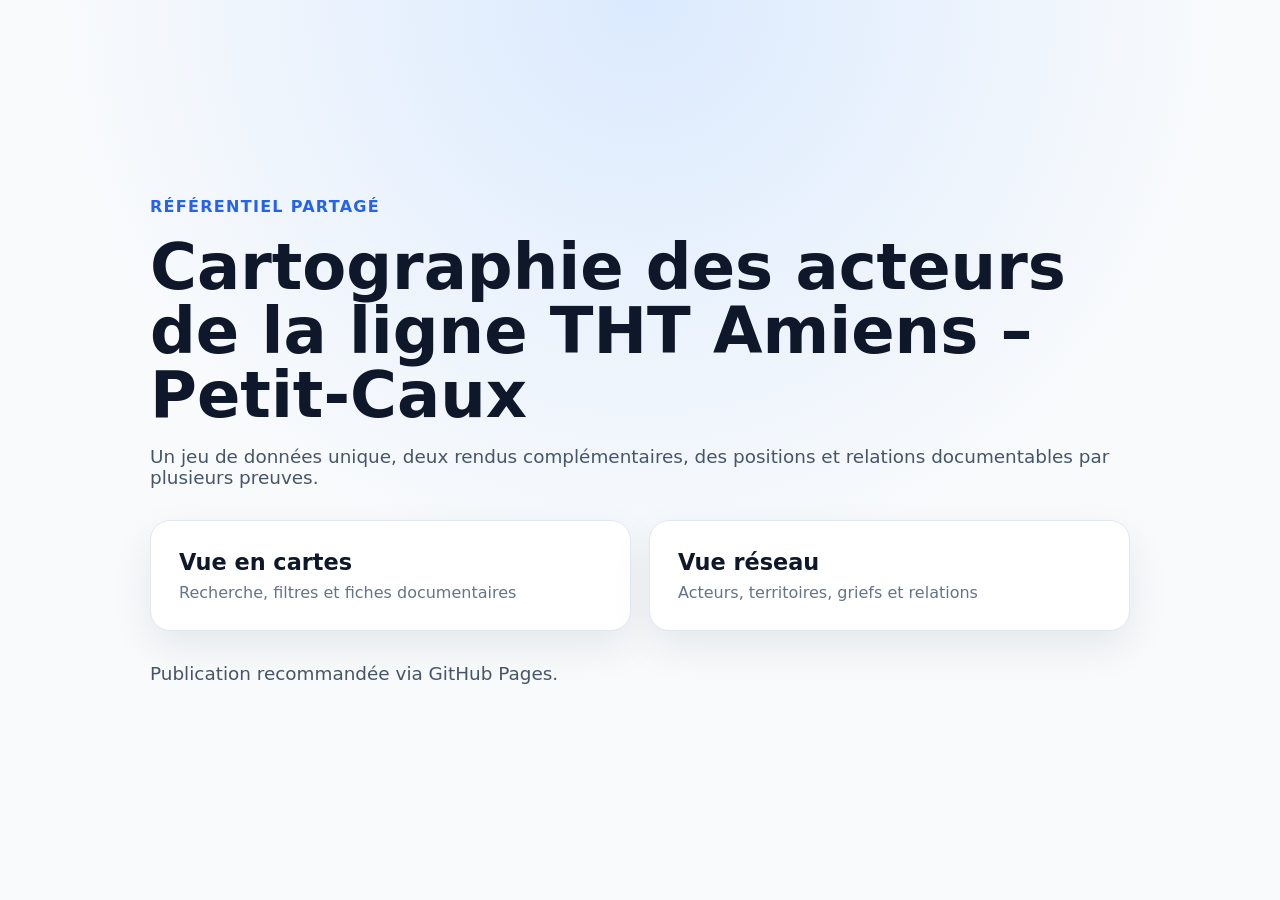
<file: index.html>
<!doctype html><html lang="fr"><head><meta charset="utf-8"><meta name="viewport" content="width=device-width,initial-scale=1"><title>Amiens – Petit-Caux</title><link rel="stylesheet" href="assets/css/common.css"></head><body><main class="landing"><div class="hero"><span class="eyebrow">Référentiel partagé</span><h1>Cartographie des acteurs de la ligne THT Amiens – Petit-Caux</h1><p>Un jeu de données unique, deux rendus complémentaires, des positions et relations documentables par plusieurs preuves.</p><div class="choices"><a class="choice" href="apps/cards/"><strong>Vue en cartes</strong><span>Recherche, filtres et fiches documentaires</span></a><a class="choice" href="apps/network/"><strong>Vue réseau</strong><span>Acteurs, territoires, griefs et relations</span></a></div><p class="notice">Publication recommandée via GitHub Pages.</p></div></main></body></html>
</file>
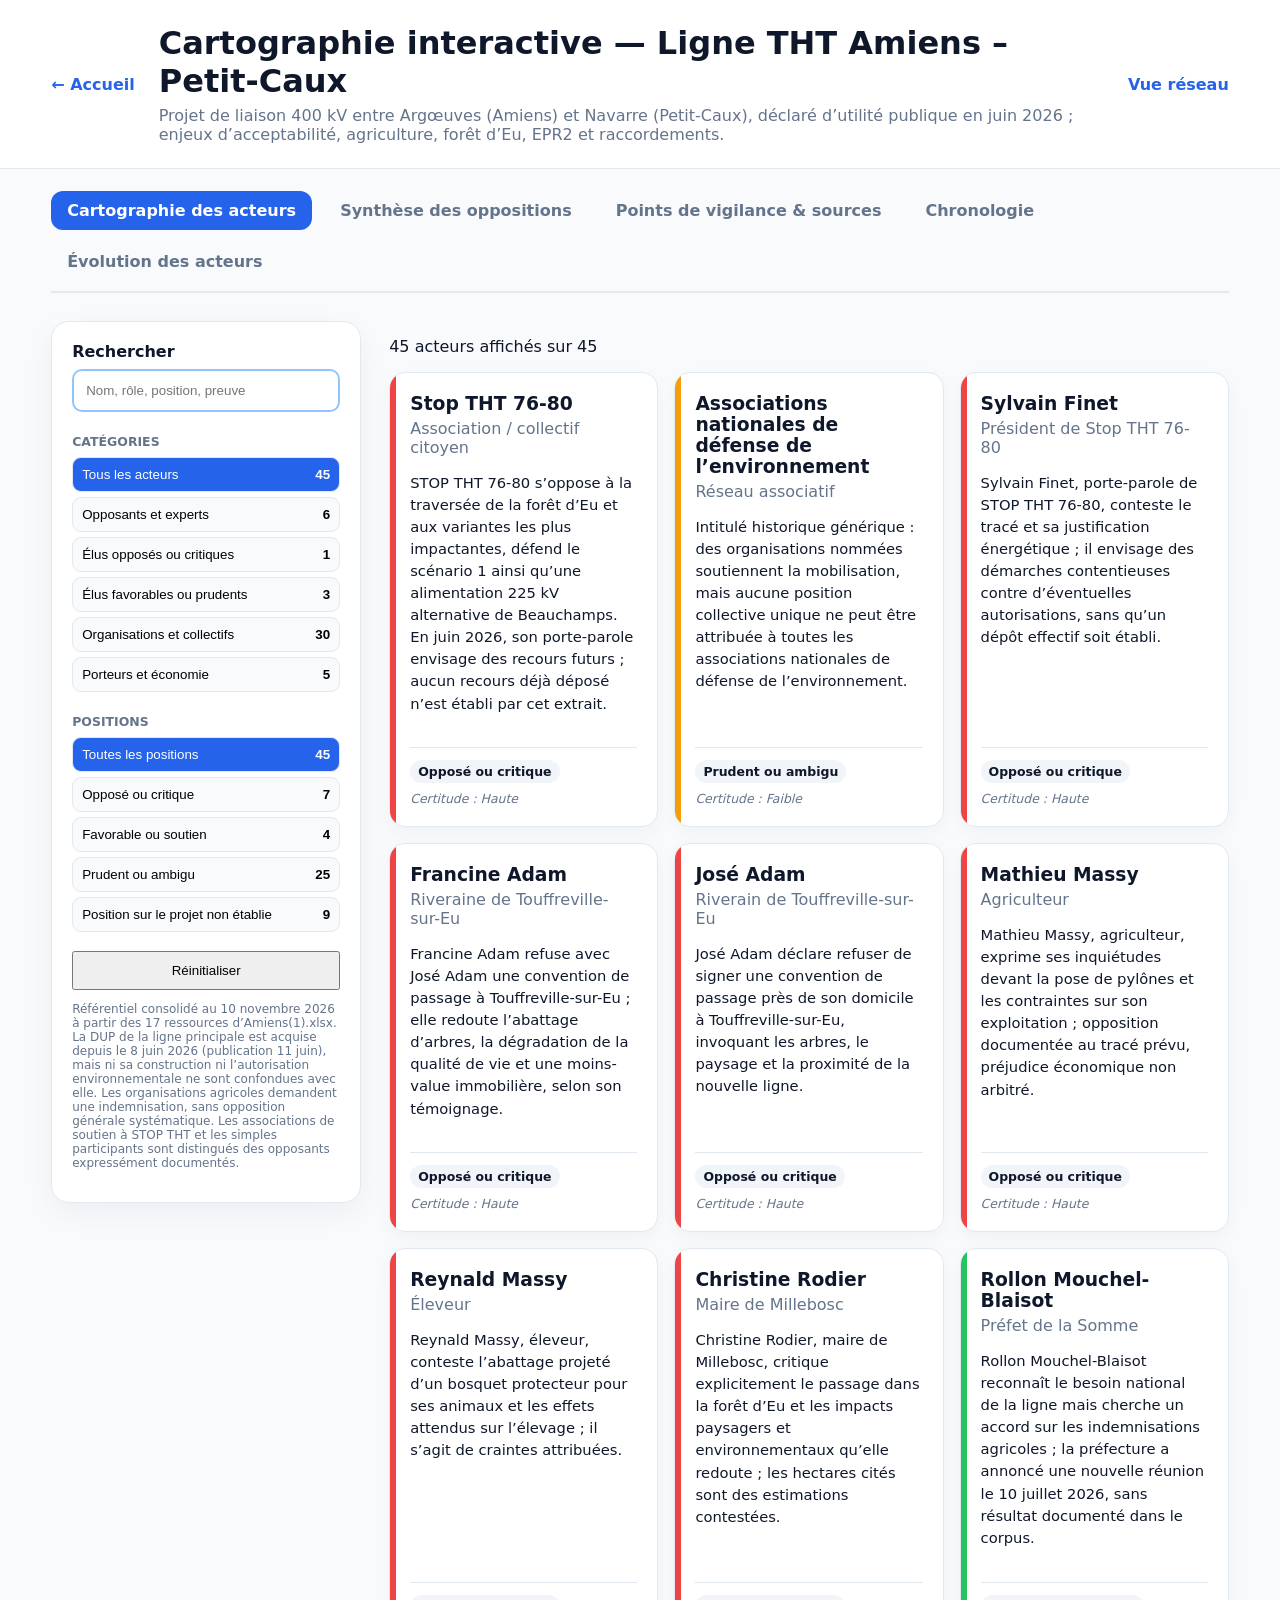
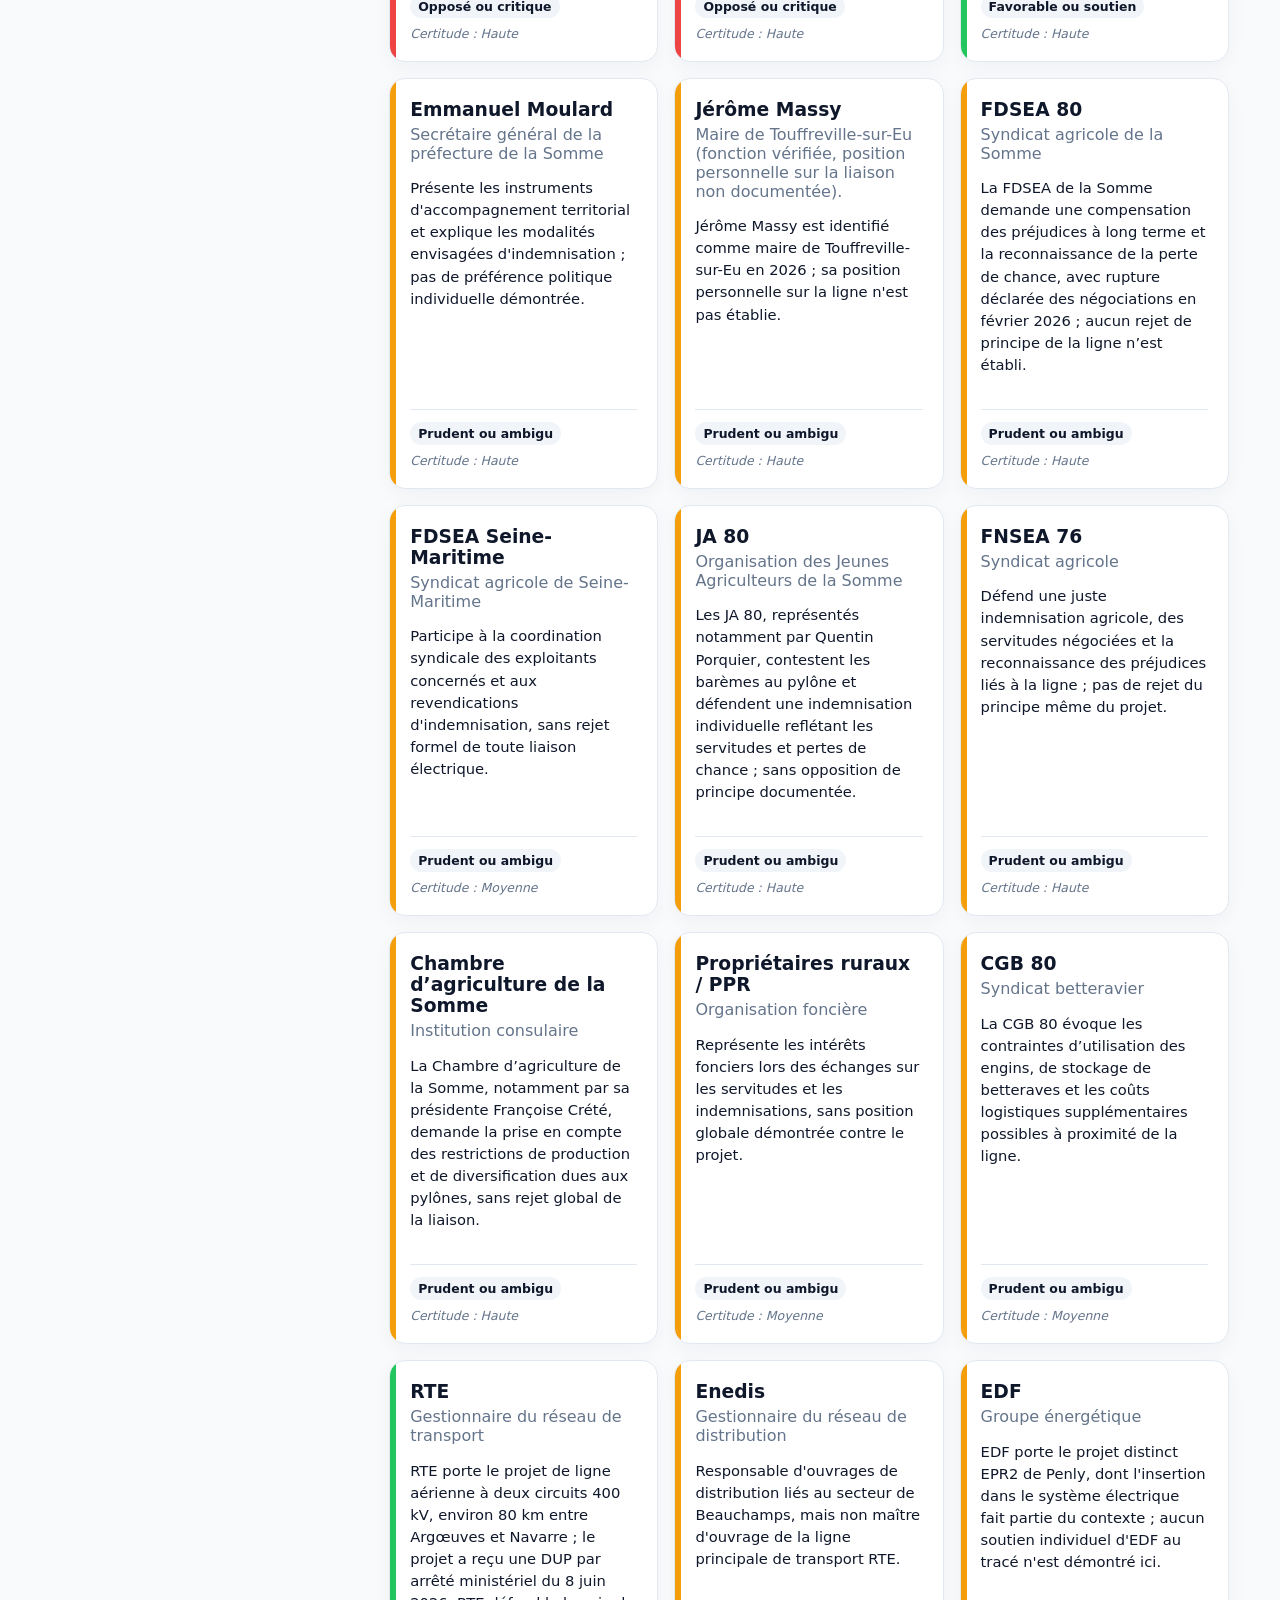
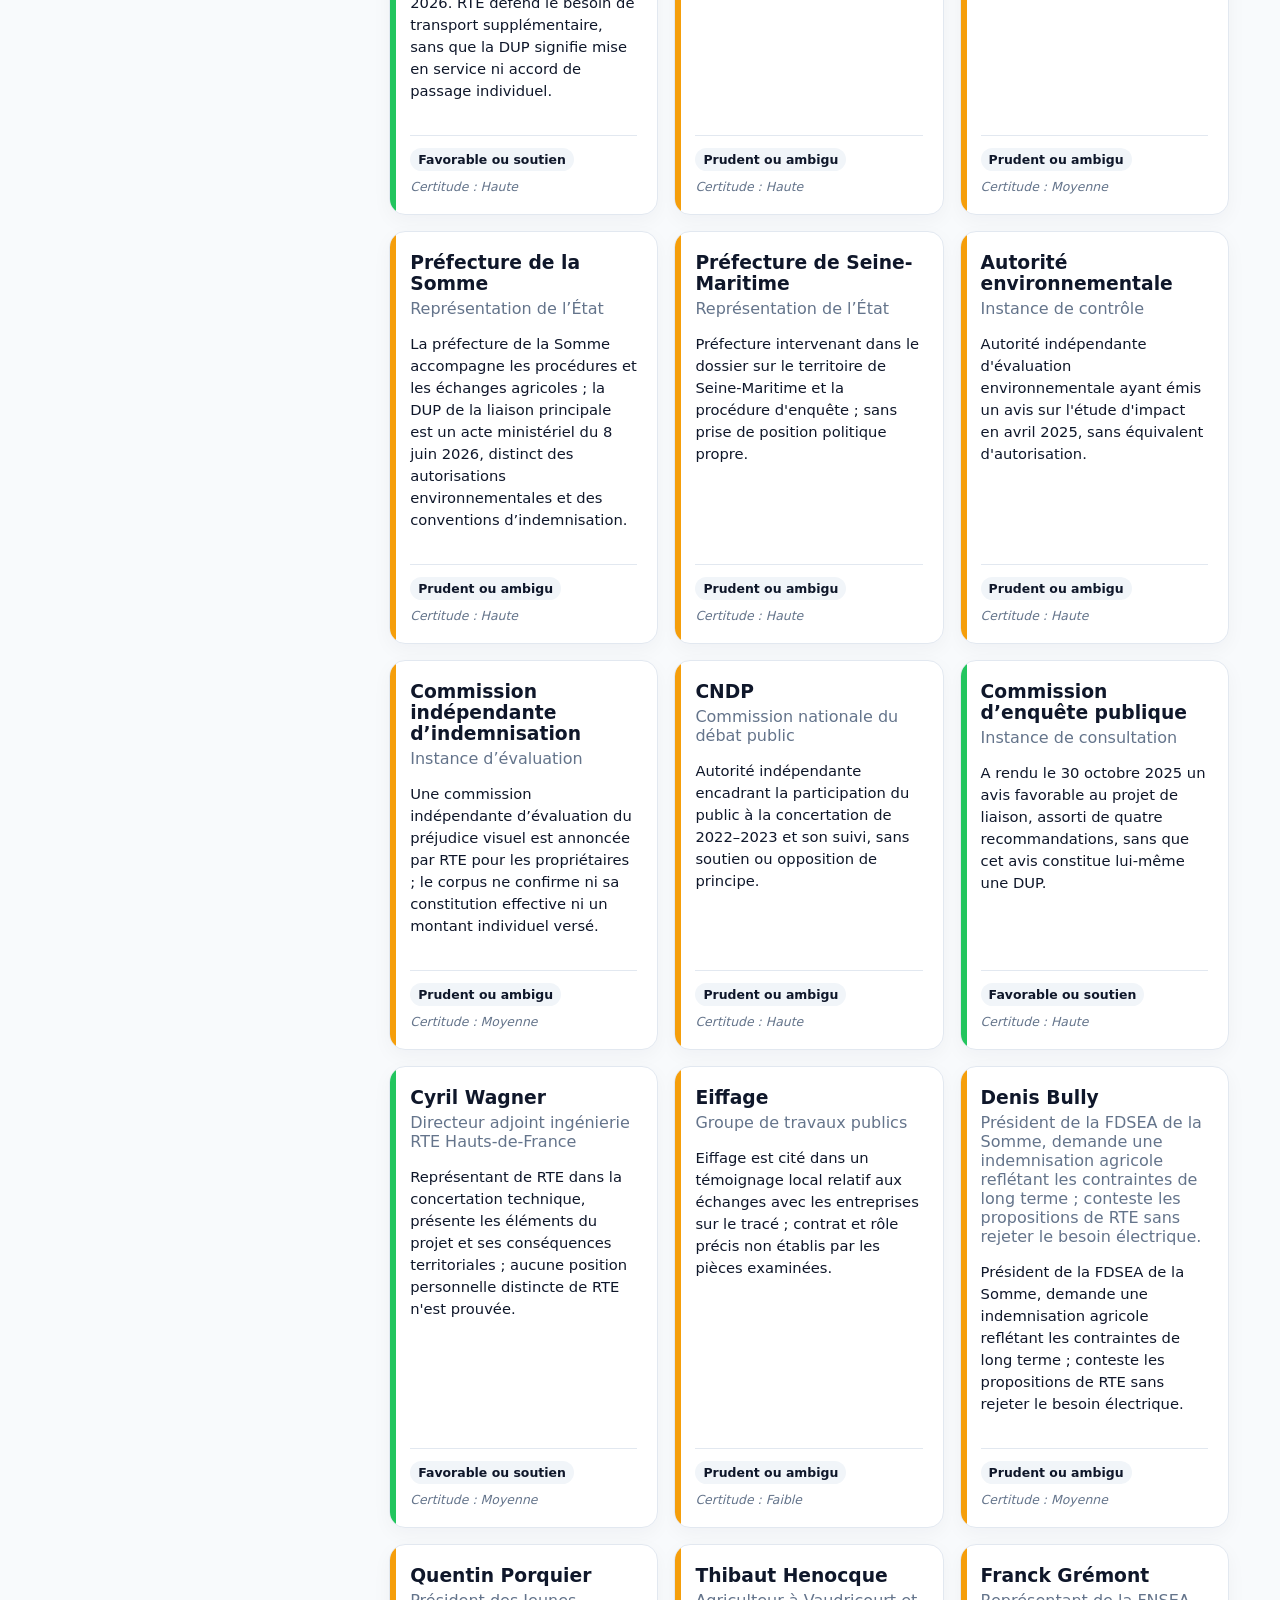
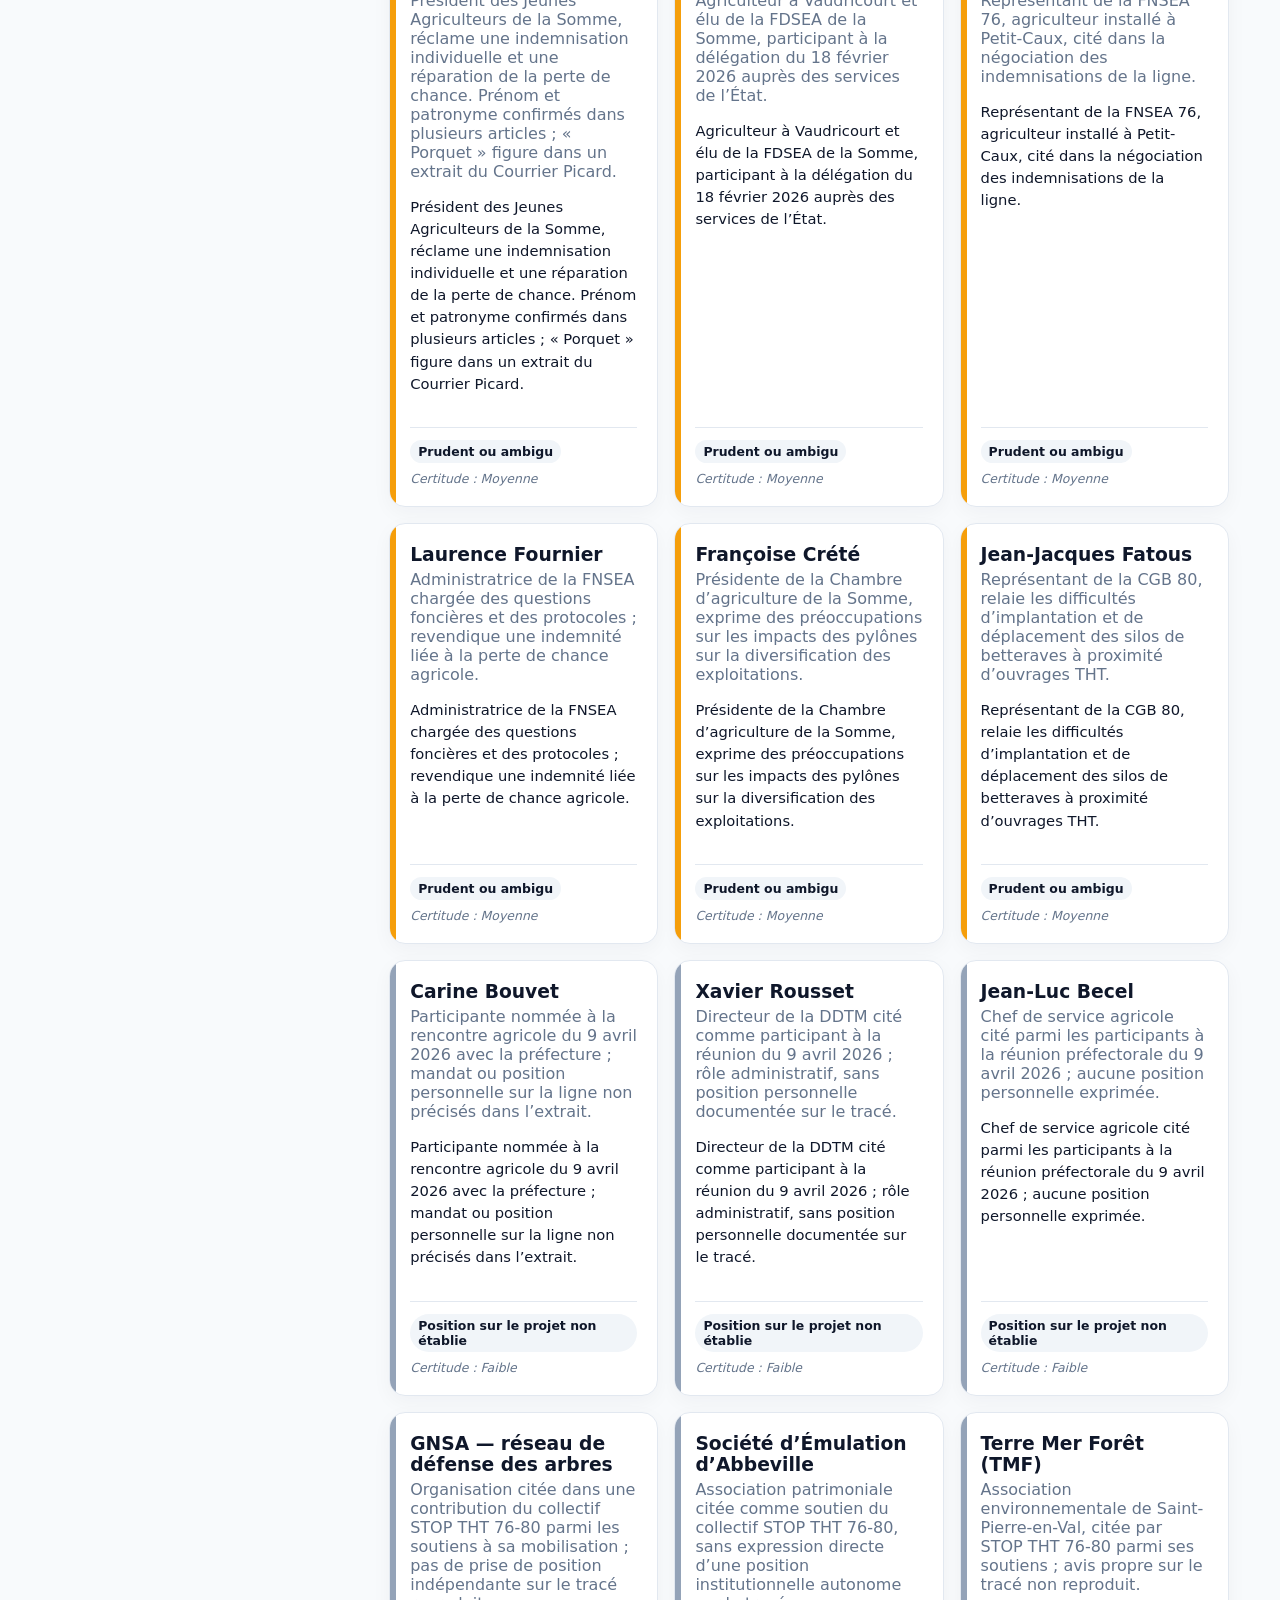
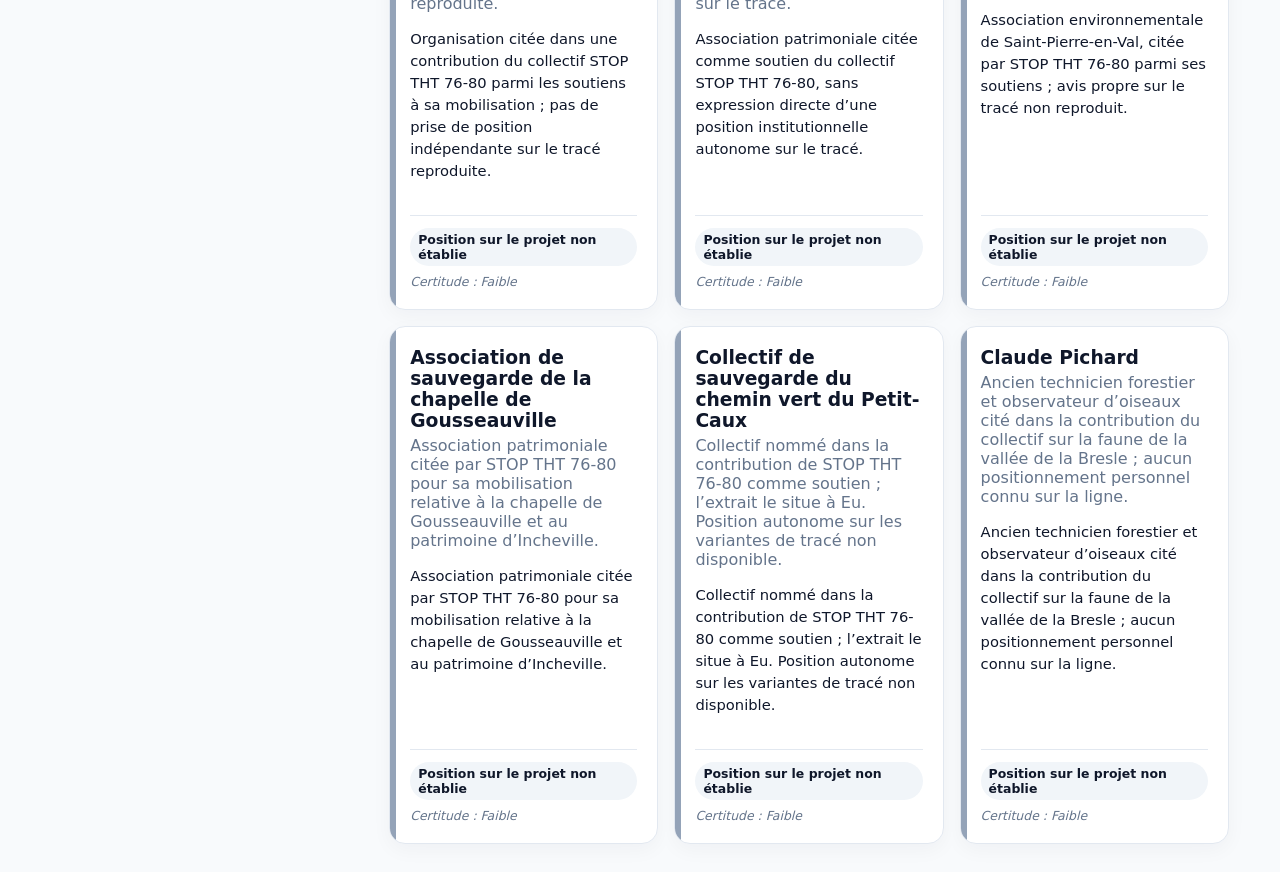
<file: apps/cards/index.html>
<!doctype html><html lang="fr"><head><meta charset="utf-8"><meta name="viewport" content="width=device-width,initial-scale=1"><title>Vue en cartes — Amiens – Petit-Caux</title><link rel="stylesheet" href="../../assets/css/cards.css?v=amiens-20261110"><link rel="stylesheet" href="../../assets/css/evolution.css?v=amiens-20261110"></head><body>
<header><a href="../../">← Accueil</a><div><h1 id="title"></h1><p id="subtitle"></p></div><a class="switch" href="../network/">Vue réseau</a></header>
<nav class="tabs" aria-label="Navigation de la cartographie"><button class="tab active" data-tab="carto" aria-selected="true">Cartographie des acteurs</button><button class="tab" data-tab="griefs" aria-selected="false">Synthèse des oppositions</button><button class="tab" data-tab="watch" aria-selected="false">Points de vigilance &amp; sources</button><button class="tab" data-tab="timeline" aria-selected="false">Chronologie</button><button class="tab" data-tab="evolution" aria-selected="false">Évolution des acteurs</button></nav>
<section class="tab-pane active" id="tab-carto"><main class="layout"><aside><label>Rechercher<input id="search" type="search" placeholder="Nom, rôle, position, preuve"></label><section><h2>Catégories</h2><div id="categories"></div></section><section><h2>Positions</h2><div id="stances"></div></section><button id="reset">Réinitialiser</button><p class="data-notice" id="notice"></p></aside><section><p id="count"></p><div id="grid" class="grid"></div></section></main></section>
<section class="tab-pane" id="tab-griefs"><main class="summary-wrap"><article id="opposition-intro" class="listCard"></article><div id="griefGrid" class="griefGrid"></div></main></section>
<section class="tab-pane" id="tab-watch"><main class="summary-wrap"><article class="listCard"><h2>🔍 Points de vigilance majeurs</h2><ul id="vigilance"></ul></article><article class="listCard"><h2>📰 Médias et sources répertoriés</h2><ul id="sources"></ul></article></main></section>
<section class="tab-pane" id="tab-timeline"><main class="summary-wrap"><div class="chrono-header"><h2>Chronologie — ligne THT Amiens–Petit-Caux</h2><p>Faits, prises de position et échéances à confirmer, avec leurs sources.</p></div><div class="griefGrid" id="timelineGrid"></div><article class="listCard"><h2>Repères techniques et état d'avancement</h2><div id="factGrid" class="griefGrid"></div></article></main></section>
<section class="tab-pane" id="tab-evolution"><main class="summary-wrap"><div id="evolution-root"></div></main></section>
<dialog id="dialog"><button class="close" aria-label="Fermer">×</button><div id="detail"></div></dialog><script type="module" src="../../assets/js/cards.js?v=amiens-20261110b"></script></body></html>
</file>
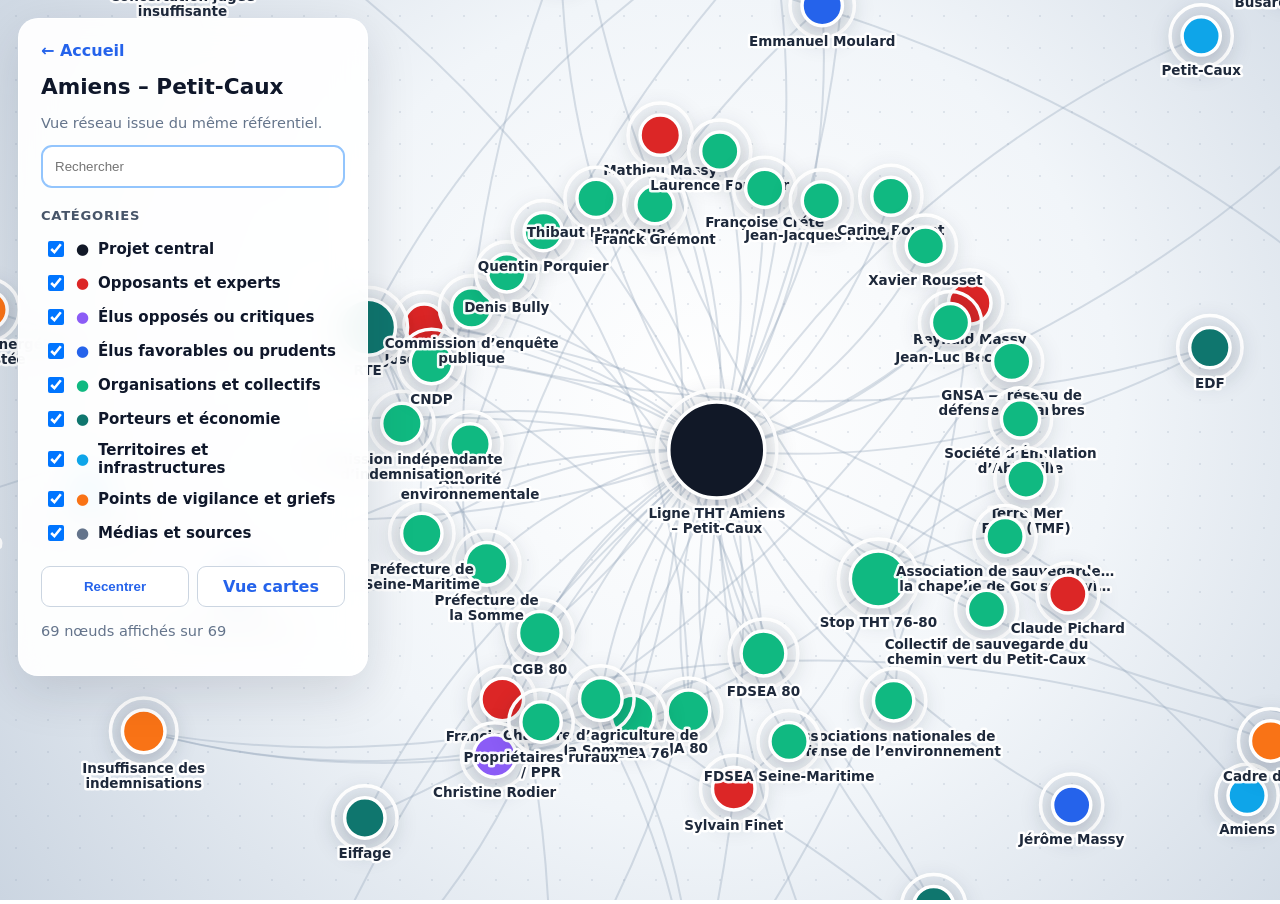
<file: apps/network/index.html>
<!doctype html><html lang="fr"><head><meta charset="utf-8"><meta name="viewport" content="width=device-width,initial-scale=1"><title>Vue réseau — Amiens – Petit-Caux</title><link rel="stylesheet" href="../../assets/css/network.css"></head><body><div id="app"><svg id="svg"></svg><aside class="left"><a href="../../">← Accueil</a><h1>Amiens – Petit-Caux</h1><p>Vue réseau issue du même référentiel.</p><input id="search" type="search" placeholder="Rechercher"><h2>Catégories</h2><div id="filters"></div><div class="buttons"><button id="center">Recentrer</button><a href="../cards/">Vue cartes</a></div><p id="count"></p></aside><aside id="panel" class="right"><button id="close">×</button><div id="details"></div></aside><div id="tip"></div></div><script type="module" src="../../assets/js/network.js"></script></body></html>
</file>
<file: assets/css/common.css>
*{box-sizing:border-box}body{margin:0;font-family:Inter,system-ui,-apple-system,"Segoe UI",sans-serif;background:#f8fafc;color:#0f172a}a{color:inherit}.landing{min-height:100vh;display:grid;place-items:center;padding:32px;background:radial-gradient(circle at top,#dbeafe,#f8fafc 52%)}.hero{max-width:980px}.eyebrow{color:#2563eb;font-weight:800;text-transform:uppercase;letter-spacing:.08em}.hero h1{font-size:clamp(2.2rem,5vw,4.6rem);line-height:1;margin:.3em 0}.hero p{font-size:1.15rem;color:#475569}.choices{display:grid;grid-template-columns:repeat(2,minmax(0,1fr));gap:18px;margin:32px 0}.choice{display:flex;flex-direction:column;gap:8px;text-decoration:none;background:white;padding:28px;border-radius:20px;border:1px solid #e2e8f0;box-shadow:0 16px 40px rgba(15,23,42,.08);transition:.2s}.choice:hover{transform:translateY(-4px);border-color:#60a5fa}.choice strong{font-size:1.4rem}.choice span,.notice{color:#64748b}@media(max-width:700px){.choices{grid-template-columns:1fr}}
</file>
<file: assets/css/cards.css>
:root{--blue:#2563eb;--border:#e2e8f0}*{box-sizing:border-box}body{margin:0;font-family:Inter,system-ui,sans-serif;background:#f8fafc;color:#0f172a}header{display:flex;align-items:center;gap:24px;padding:24px 4vw;background:white;border-bottom:1px solid var(--border)}header div{flex:1}header h1{margin:0 0 6px}header p{margin:0;color:#64748b}.switch,header>a{color:var(--blue);font-weight:700;text-decoration:none}.layout{display:grid;grid-template-columns:310px 1fr;gap:28px;padding:28px 4vw}aside{position:sticky;top:18px;align-self:start;background:white;border:1px solid var(--border);border-radius:18px;padding:20px;box-shadow:0 10px 30px #0f172a0d}label{font-weight:800}input{width:100%;margin-top:8px;padding:12px;border:2px solid #93c5fd;border-radius:10px}aside h2{font-size:.78rem;text-transform:uppercase;color:#64748b;margin:22px 0 8px}.filter{width:100%;display:flex;justify-content:space-between;margin:5px 0;padding:9px;border:1px solid var(--border);background:#f8fafc;border-radius:9px;cursor:pointer}.filter.active{background:var(--blue);color:white}#reset{width:100%;padding:10px;margin-top:14px}.data-notice{font-size:.75rem;color:#64748b}.grid{display:grid;grid-template-columns:repeat(auto-fill,minmax(245px,1fr));gap:16px}.card{position:relative;display:flex;flex-direction:column;background:white;border:1px solid var(--border);border-radius:16px;padding:20px;min-height:260px;box-shadow:0 6px 20px #0f172a0a;cursor:pointer;overflow:hidden;transition:transform .2s,box-shadow .2s}.card:before{content:"";position:absolute;inset:0 auto 0 0;width:6px;background:var(--stance)}.card:hover{transform:translateY(-3px);box-shadow:0 12px 30px #0f172a14}.card h3{margin:0 0 5px}.role,.muted{color:#64748b}.position{font-size:.92rem;line-height:1.5;flex:1}.footer{display:flex;flex-direction:column;align-items:flex-start;gap:8px;margin-top:18px;padding-top:12px;border-top:1px solid var(--border);font-size:.78rem}.badge{display:inline-flex;padding:4px 8px;border-radius:999px;background:#f1f5f9;font-weight:800}.footer span:last-child{display:block;color:#64748b;font-style:italic}dialog{width:min(760px,calc(100% - 28px));border:0;border-radius:20px;padding:28px;box-shadow:0 30px 80px #0f172a55}dialog::backdrop{background:#0f172a99}.close{float:right;border:0;background:#e2e8f0;border-radius:50%;width:34px;height:34px}.proof{padding:12px;margin:10px 0;background:#f8fafc;border-left:4px solid var(--blue);border-radius:8px}.relation{padding:12px;border:1px solid var(--border);border-radius:10px;margin:8px 0}.relation button{border:0;background:none;color:var(--blue);font-weight:800;cursor:pointer}@media(max-width:850px){.layout{grid-template-columns:1fr}aside{position:static}header{align-items:flex-start;flex-wrap:wrap}}
/* Extension strictement limitée aux deux onglets de synthèse. */
.tabs{display:flex;gap:12px;flex-wrap:wrap;margin:22px 4vw 0;padding-bottom:10px;border-bottom:2px solid var(--border)}
.tab{font:inherit;font-weight:650;border:0;border-radius:12px;background:transparent;color:#64748b;padding:10px 16px;cursor:pointer}
.tab:hover{background:#e2e8f0;color:#0f172a}.tab.active{background:#2563eb;color:white}.tab-pane{display:none}.tab-pane.active{display:block}
.summary-wrap{padding:28px 4vw;max-width:1560px;margin:auto}.griefGrid{display:grid;grid-template-columns:repeat(auto-fill,minmax(365px,1fr));gap:20px}
.griefCard,.listCard{border:1px solid var(--border);border-radius:16px;padding:24px;background:white;box-shadow:0 6px 20px #0f172a0a;line-height:1.55}.griefCard h2,.listCard h2{font-size:1.15rem;margin:0 0 12px}.griefCard p{margin:0}.listCard{margin-bottom:20px}.listCard li{margin-bottom:12px}
@media(max-width:700px){.griefGrid{grid-template-columns:1fr}.tabs{gap:6px}.tab{flex:1 1 100%;text-align:left}}
/* Adaptations légères aux preuves documentaires et à la chronologie, sans changement de charte. */
.proof a,.griefCard a,.listCard a{color:var(--blue);text-decoration:underline;text-underline-offset:2px}.proof p{line-height:1.55;margin:8px 0}.proof-kind{font-size:.72rem;font-weight:800;color:#64748b}.proof-foot{display:flex;justify-content:space-between;gap:8px;flex-wrap:wrap;font-size:.8rem}.proof small{display:block;font-size:.75rem;color:#64748b;margin-top:6px}.source-citations{font-size:.77rem;margin-top:13px;padding-top:8px;border-top:1px solid var(--border)}#factGrid{margin-top:13px}#tab-timeline .listCard{margin-top:22px}.chrono-date{font-size:.78rem;font-weight:800;color:#2563eb;letter-spacing:.04em}.chrono-forecast .chrono-date{color:#b45309}

/* Poulainville — synthèse sourcée, chronologie et preuve dépliable */
#opposition-intro{margin-bottom:20px}
.synth-qualification{font-size:.88rem;color:#475569;line-height:1.45;margin-top:12px!important}
.synth-proofs{margin-top:12px;border:1px solid #cbd5e1;border-radius:10px;padding:10px 12px}
.synth-proofs summary{cursor:pointer;font-weight:700;font-size:.85rem;color:#334155}
.synth-proof{padding:10px 0;border-top:1px solid #e2e8f0;margin-top:8px;font-size:.86rem;color:#475569}
.synth-proof p{margin:0 0 8px}.synth-proof a{color:#2563eb;text-decoration:underline}
.chrono-header{margin-bottom:18px}.chrono-header h2{font-size:1.5rem;margin:0 0 5px}.chrono-header p{color:#64748b;margin:0}
</file>
<file: assets/css/evolution.css>
/* Styles isolés de l'onglet Évolution */
.evolution-app { display: grid; gap: 22px; }
.evolution-top { display: flex; align-items: center; justify-content: space-between; gap: 20px; flex-wrap: wrap; }
.evolution-top h2 { margin: 0 0 4px; font-size: 1.55rem; }
.evolution-top p { margin: 0; color: var(--muted, #64748b); }
.evolution-modes { display: flex; gap: 5px; padding: 5px; border-radius: 12px; background: #e2e8f0; }
.evolution-modes button { border: 0; padding: 10px 16px; border-radius: 9px; cursor: pointer; background: transparent; color: #475569; font-weight: 700; }
.evolution-modes button.is-active { background: #fff; color: #1d4ed8; box-shadow: 0 2px 5px #0f172a16; }
.evolution-metrics { display: grid; grid-template-columns: repeat(3, minmax(0, 1fr)); gap: 12px; }
.evolution-metric, .evolution-panel { background: #fff; border: 1px solid var(--border, #e2e8f0); border-radius: 12px; box-shadow: var(--shadow, 0 3px 8px #0f172a0a); }
.evolution-metric { padding: 18px; display: grid; gap: 5px; }
.evolution-metric span { font-size: .85rem; color: var(--muted, #64748b); }
.evolution-metric strong { font-size: 2rem; font-variant-numeric: tabular-nums; }
.evolution-panel { padding: 24px; min-width: 0; }
.evolution-section-title { display: flex; justify-content: space-between; align-items: center; gap: 18px; flex-wrap: wrap; margin-bottom: 18px; }
.evolution-section-title h3 { margin: 0; font-size: 1.1rem; }
.evolution-section-title label { display: flex; align-items: center; gap: 8px; color: #475569; font-size: .85rem; font-weight: 600; }
.evolution-section-title select, .evolution-section-title input { padding: 9px 12px; border: 1px solid #cbd5e1; border-radius: 9px; background: #fff; color: #0f172a; font: inherit; min-width: 160px; }
.evolution-chart { width: 100%; overflow-x: auto; }
.evolution-chart svg { display: block; height: auto; max-height: 400px; }
.evolution-legend { display: flex; flex-wrap: wrap; gap: 9px; margin-top: 16px; }
.evolution-legend-button { display: inline-flex; align-items: center; gap: 7px; border: 1px solid #cbd5e1; border-radius: 999px; padding: 6px 10px; background: #fff; color: #64748b; font-size: .82rem; cursor: pointer; opacity: .5; }
.evolution-legend-button.is-on { opacity: 1; color: #0f172a; }
.evolution-swatch { display: inline-block; flex-shrink: 0; width: 12px; height: 12px; border-radius: 3px; }
.evolution-hint { font-size: .83rem; color: var(--muted, #64748b); }
.evolution-roster { display: grid; gap: 9px; }
.evolution-person { display: flex; align-items: flex-start; gap: 12px; padding: 12px; border-radius: 9px; border: 1px solid #e2e8f0; }
.evolution-person .evolution-swatch { margin-top: 5px; }
.evolution-person strong { display: block; font-size: .92rem; }
.evolution-person small { display: block; color: #64748b; margin-top: 3px; line-height: 1.45; }
.evolution-warning { color: #92400e; font-size: .85rem; }
.evolution-empty h2 { margin-top: 0; }
@media (max-width: 650px) {
  .evolution-metrics { grid-template-columns: 1fr; }
  .evolution-panel { padding: 15px; } 
  .evolution-section-title { align-items: stretch; flex-direction: column; }
  .evolution-section-title input { width: 100%; }
}

/* Ajustements Bosquel : isolation des contrôles du graphique et traçabilité. */
#tab-evolution .evolution-wrap{max-width:1400px}
#tab-evolution .evolution-method{font-size:.82rem;line-height:1.45;margin-top:8px;max-width:880px;color:#64748b}
#tab-evolution .evolution-sources a{color:#1d4ed8;text-decoration:underline;text-underline-offset:2px}
#tab-evolution .evolution-person>div{min-width:0}
#tab-evolution .evolution-section-title input{width:auto;margin-top:0;border:1px solid #cbd5e1}
#tab-evolution .evolution-section-title select{margin-top:0;width:auto}
#tab-evolution .evolution-person small{overflow-wrap:anywhere}

/* Escaudain — classification des positions et filtres de périmètre. */
#tab-evolution .evolution-scope{display:flex;gap:5px;background:#e2e8f0;padding:5px;border-radius:12px;flex-wrap:wrap}
#tab-evolution .evolution-scope button{border:0;background:transparent;border-radius:9px;cursor:pointer;padding:10px 13px;font-weight:700;color:#475569}
#tab-evolution .evolution-scope button.is-active{background:#fff;color:#1d4ed8;box-shadow:0 2px 5px #0f172a16}
#tab-evolution .evolution-top{align-items:flex-start}
#tab-evolution .evolution-method{max-width:920px;line-height:1.5;margin-top:9px;font-size:.86rem}
#tab-evolution .evolution-sources a{color:#1d4ed8;text-decoration:underline;text-underline-offset:2px}
#tab-evolution .evolution-person small{overflow-wrap:anywhere}
#tab-evolution .evolution-section-title input,#tab-evolution .evolution-section-title select{width:auto;margin-top:0}
@media (max-width:900px){#tab-evolution .evolution-scope,#tab-evolution .evolution-modes{width:100%;justify-content:flex-start;flex-wrap:wrap}}

#tab-evolution .evolution-app{max-width:1420px;margin:auto}
#tab-evolution .evolution-method{max-width:950px;line-height:1.5;font-size:.84rem;margin-top:8px}
#tab-evolution .evolution-modes,#tab-evolution .evolution-scope{flex-wrap:wrap}
#tab-evolution .evolution-sources a{color:#2563eb;text-decoration:underline}
#tab-evolution .evolution-person small{overflow-wrap:anywhere}
@media(max-width:850px){#tab-evolution .evolution-modes{width:100%}}
</file>
<file: assets/css/network.css>
*{box-sizing:border-box}body{margin:0;font-family:Inter,system-ui,sans-serif;overflow:hidden;color:#0f172a}#app{width:100vw;height:100vh;background:radial-gradient(circle at 55% 45%,#fff,#f1f5f9 48%,#cbd5e1);position:relative}#app:before{content:"";position:absolute;inset:0;background-image:radial-gradient(#94a3b8 1px,transparent 1px);background-size:32px 32px;opacity:.22;pointer-events:none}svg{position:relative;width:100%;height:100%;cursor:grab}.left,.right{position:absolute;top:18px;background:#fffffff0;backdrop-filter:blur(16px);border:1px solid #ffffffcc;border-radius:20px;box-shadow:0 16px 50px #0f172a22;padding:22px;z-index:5}.left{left:18px;width:350px;max-height:calc(100vh - 36px);overflow:auto}.right{right:18px;width:430px;max-height:calc(100vh - 36px);overflow:auto;transform:translateX(120%);opacity:0;pointer-events:none;transition:.3s}.right.active{transform:none;opacity:1;pointer-events:auto}.left>a,.right a{color:#2563eb;font-weight:750;text-decoration:none}.left h1{font-size:1.35rem;margin:14px 0 4px}.left>p{color:#64748b;font-size:.91rem}.left input{width:100%;padding:12px;border:2px solid #93c5fd;border-radius:11px}.left h2{font-size:.82rem;text-transform:uppercase;letter-spacing:.055em;color:#475569;margin:20px 0 9px}.check{display:grid;grid-template-columns:20px 14px minmax(0,1fr);align-items:center;gap:8px;min-height:34px;padding:5px 7px;border-radius:8px;font-size:.94rem;font-weight:600}.check:hover{background:#f1f5f9}.check input{width:16px;height:16px;margin:0}.buttons{display:flex;gap:8px;margin-top:16px}.buttons button,.buttons a{flex:1;padding:10px;text-align:center;border:1px solid #cbd5e1;border-radius:9px;background:white;text-decoration:none;color:#2563eb;font-weight:750}.right>button{float:right;border:0;border-radius:50%;width:34px;height:34px}.node{cursor:pointer;transition:opacity .22s}.node circle{stroke:#fff;stroke-width:3.5;filter:drop-shadow(0 5px 9px #0f172a3b);transition:.22s}.node text{font-size:13.5px;font-weight:800;text-anchor:middle;paint-order:stroke fill;stroke:#fffffff2;stroke-width:5px;stroke-linejoin:round;fill:#1e293b;pointer-events:none;transition:.22s}.node.active circle{transform:scale(1.2);stroke:#0f172a;stroke-width:4.5}.node.active text{font-size:15px}.node.dimmed{opacity:.12}.link{fill:none;stroke:#94a3b8;stroke-opacity:.34;stroke-width:2;cursor:pointer;transition:.2s}.link.active{stroke:#2563eb;stroke-opacity:.95;stroke-width:4}.link.dimmed{stroke-opacity:.035}.hidden{display:none}.proof,.relationBox{padding:12px;margin:9px 0;background:#f8fafc;border-radius:9px;border-left:4px solid #2563eb}#tip{position:absolute;display:none;z-index:20;max-width:330px;background:#0f172af2;color:white;padding:10px 13px;border-radius:10px;font-size:.84rem;line-height:1.35;pointer-events:none;box-shadow:0 12px 30px #0f172a55}#tip strong{display:block;font-size:.92rem}#tip small{color:#cbd5e1}@media(max-width:780px){.left{width:calc(100% - 36px);max-height:40vh;top:auto;bottom:18px}.right{width:calc(100% - 36px);max-height:56vh}.node text{font-size:12px}}
</file>
